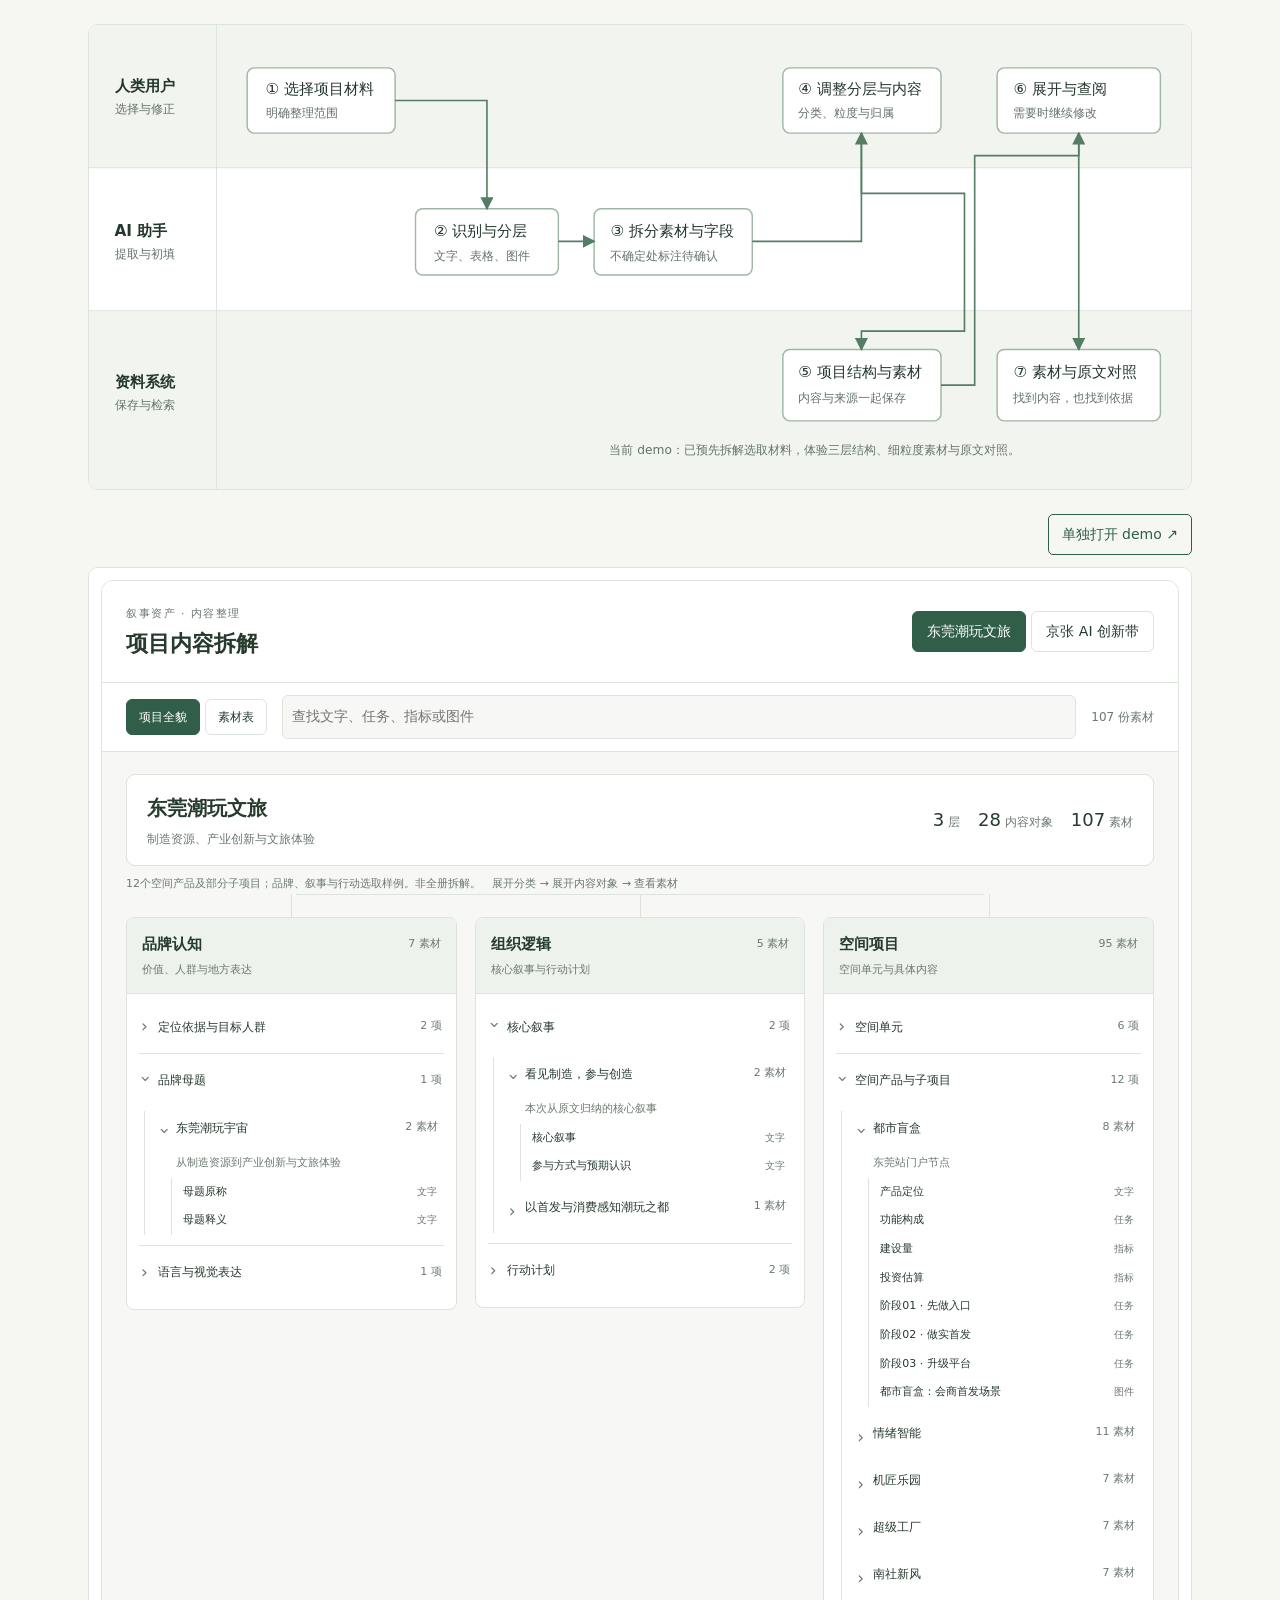
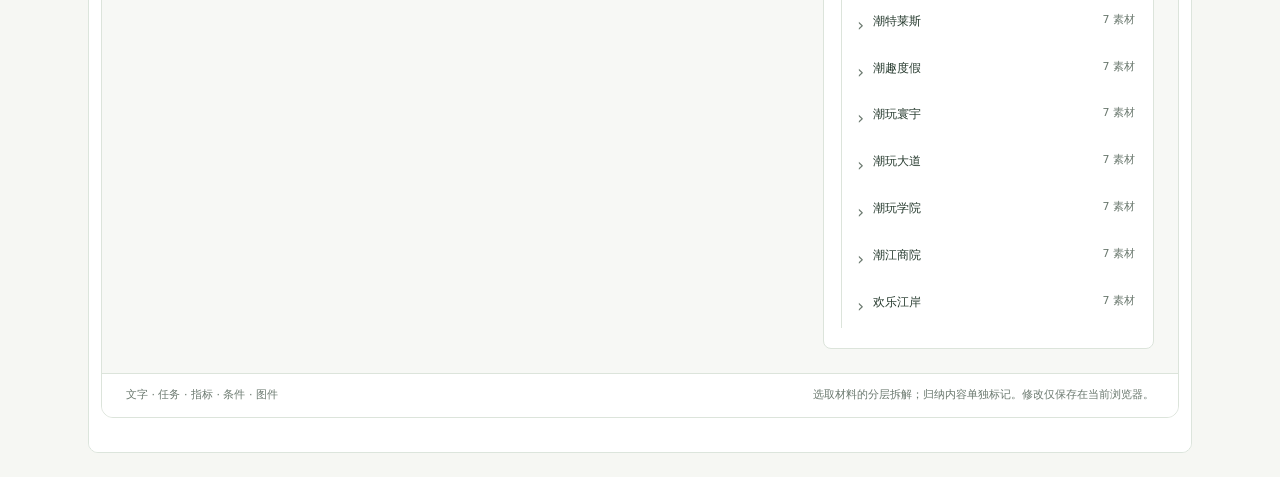
<file: index.html>
<!doctype html>
<html lang="zh-CN">
<head>
<meta charset="utf-8">
<meta name="viewport" content="width=device-width,initial-scale=1">
<meta name="robots" content="noindex,nofollow">
<meta name="description" content="城市设计资料结构化管理的轻量原型：真实项目示例、设计思考与人机分工。">
<title>城市设计资料整理 · 产品讨论稿</title>
<style>
:root{color-scheme:light;--ink:#24372d;--dim:#63736a;--line:#dce5dc;--green:#2c6048;--soft:#edf3ed;--paper:#fff;--back:#f6f7f3}*{box-sizing:border-box}body{margin:0;background:var(--back);color:var(--ink);font:16px/1.8 system-ui,-apple-system,'Microsoft YaHei',sans-serif}a{color:var(--green);text-underline-offset:4px}header,main,footer{max-width:1160px;margin:auto;padding-left:28px;padding-right:28px}header{padding-top:48px;padding-bottom:30px}nav{display:flex;gap:24px;flex-wrap:wrap;font-size:14px;margin-bottom:30px}.eyebrow{font-size:13px;color:var(--green);letter-spacing:2px}h1{font-size:clamp(27px,4vw,42px);line-height:1.35;font-weight:600;margin:10px 0 18px}h2{font-size:24px;font-weight:600;margin:0 0 14px}h3{font-size:17px;margin:0 0 8px;font-weight:600}p{margin:0 0 16px}.lead{max-width:800px;font-size:18px;color:var(--dim)}section{padding:32px 0;border-top:1px solid var(--line);scroll-margin-top:18px}.grid{display:grid;grid-template-columns:repeat(3,minmax(0,1fr));gap:22px}.block{background:var(--paper);border:1px solid var(--line);border-radius:10px;padding:22px}.block p{font-size:14px;color:var(--dim);margin:0}.muted{font-size:14px;color:var(--dim)}.badge{display:inline-block;font-size:12px;color:var(--green);background:var(--soft);padding:3px 9px;border-radius:5px;margin-right:6px}.callout{padding:18px 22px;border-left:3px solid var(--green);background:var(--soft);font-size:14px;margin:20px 0}.diagram{overflow-x:auto;border:1px solid var(--line);border-radius:10px;background:var(--paper);margin:18px 0}.diagram svg{display:block;width:100%;min-width:900px;height:auto}.diagram text{font-family:system-ui,'Microsoft YaHei',sans-serif;fill:var(--ink);font-size:15px}.diagram .lane{fill:#f2f5ef}.diagram .lane2{fill:#fff}.diagram .node{fill:#fff;stroke:#9eb6a6;stroke-width:1.4}.diagram .flow{fill:none;stroke:#547d64;stroke-width:1.6;marker-end:url(#arrow)}.diagram .small{font-size:12px;fill:var(--dim)}iframe{width:100%;height:1260px;display:block;border:1px solid var(--line);border-radius:10px;background:#fff}.demo-head{display:flex;align-items:center;justify-content:space-between;gap:20px;flex-wrap:wrap}.button{display:inline-block;border:1px solid var(--green);border-radius:5px;text-decoration:none;padding:7px 13px;font-size:14px}.steps{padding-left:21px;font-size:14px;color:var(--dim)}li{margin:6px 0}.feedback{font-size:15px;padding-left:23px}footer{padding-top:24px;padding-bottom:36px;font-size:12px;color:var(--dim)}@media(max-width:680px){header,main,footer{padding-left:18px;padding-right:18px}header{padding-top:28px}.grid{grid-template-columns:1fr;gap:12px}section{padding:25px 0}iframe{height:1700px}.lead{font-size:16px}nav{gap:18px}}
</style>
<style>main{padding-top:24px;padding-bottom:24px}section{padding:0;border:0}.diagram{margin:0 0 24px}#demo .demo-head{justify-content:flex-end;margin-bottom:12px}@media(max-width:680px){main{padding-top:18px;padding-bottom:18px}section{padding:0}}</style>
</head>
<body>
<main>
<section id="roles"><div class="diagram" role="img" aria-label="三条泳道：用户选择材料并修正内容，AI提取和初填字段，系统保存记录并提供查询与原文对照。手机可横向滚动。">
<svg viewBox="0 0 1080 455" xmlns="http://www.w3.org/2000/svg">
<defs><marker id="arrow" markerWidth="8" markerHeight="8" refX="7" refY="4" orient="auto"><path d="M0 0 L8 4 L0 8 Z" fill="#547d64"/></marker></defs>
<rect class="lane" width="1080" height="140"/><rect class="lane2" y="140" width="1080" height="140"/><rect class="lane" y="280" width="1080" height="175"/>
<path d="M125 0V455 M0 140H1080 M0 280H1080" stroke="#dce5dc" fill="none"/>
<text x="25" y="65" font-weight="600">人类用户</text><text x="25" y="86" class="small">选择与修正</text>
<text x="25" y="207" font-weight="600">AI 助手</text><text x="25" y="228" class="small">提取与初填</text>
<text x="25" y="355" font-weight="600">资料系统</text><text x="25" y="376" class="small">保存与检索</text>
<rect class="node" x="155" y="42" width="145" height="64" rx="7"/><text x="173" y="68">① 选择项目材料</text><text x="173" y="90" class="small">明确整理范围</text>
<rect class="node" x="320" y="180" width="140" height="65" rx="7"/><text x="338" y="207">② 识别与分层</text><text x="338" y="230" class="small">文字、表格、图件</text>
<rect class="node" x="495" y="180" width="155" height="65" rx="7"/><text x="511" y="207">③ 拆分素材与字段</text><text x="511" y="230" class="small">不确定处标注待确认</text>
<rect class="node" x="680" y="42" width="155" height="64" rx="7"/><text x="695" y="68">④ 调整分层与内容</text><text x="695" y="90" class="small">分类、粒度与归属</text>
<rect class="node" x="680" y="318" width="155" height="70" rx="7"/><text x="695" y="345">⑤ 项目结构与素材</text><text x="695" y="369" class="small">内容与来源一起保存</text>
<rect class="node" x="890" y="42" width="160" height="64" rx="7"/><text x="906" y="68">⑥ 展开与查阅</text><text x="906" y="90" class="small">需要时继续修改</text>
<rect class="node" x="890" y="318" width="160" height="70" rx="7"/><text x="906" y="345">⑦ 素材与原文对照</text><text x="906" y="369" class="small">找到内容，也找到依据</text>
<path class="flow" d="M300 74H390V180"/><path class="flow" d="M460 212H495"/><path class="flow" d="M650 212H757V106"/>
<path class="flow" d="M757 106V165H858V300H757V318"/><path class="flow" d="M835 353H868V128H970V106"/><path class="flow" d="M970 106V318"/>
<text x="510" y="420" class="small">当前 demo：已预先拆解选取材料，体验三层结构、细粒度素材与原文对照。</text>
</svg></div>
</section>
<section id="demo"><div class="demo-head"><a class="button" href="demo.html" target="_blank" rel="noopener">单独打开 demo ↗</a></div>
<iframe id="demo-frame" src="demo.html" title="城市设计真实材料整理demo" loading="lazy"></iframe>
</section>
</main>
<script>
const frame=document.getElementById('demo-frame');
function resizeDemo(){try{const doc=frame.contentDocument;frame.style.height=Math.max(700,Math.ceil(doc.body.scrollHeight+24))+'px'}catch{}}
frame.addEventListener('load',()=>{resizeDemo();try{new ResizeObserver(resizeDemo).observe(frame.contentDocument.body)}catch{}});
window.addEventListener('resize',resizeDemo);
</script>
</body>
</html>
</file>
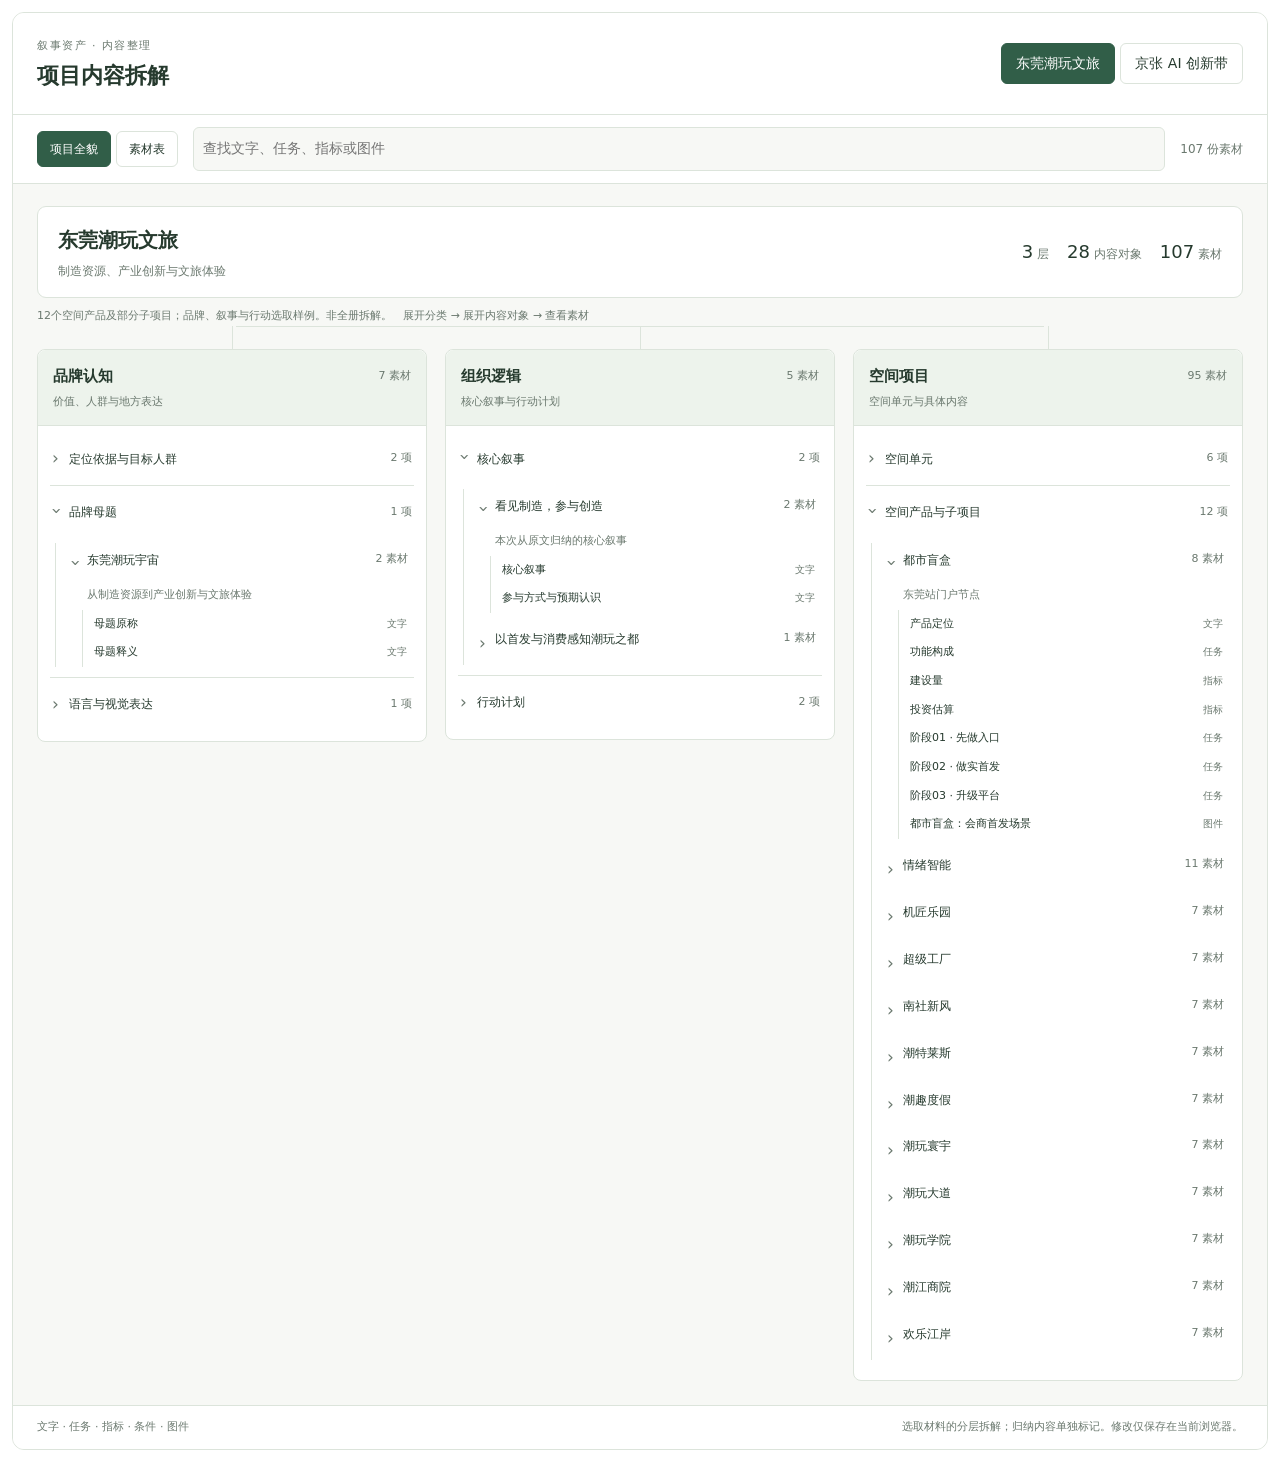
<file: demo.html>
<!doctype html>
<html lang="zh-CN"><head><meta charset="utf-8"><meta name="viewport" content="width=device-width,initial-scale=1"><meta name="robots" content="noindex,nofollow"><title>项目内容拆解 · 真实材料 Demo</title><link rel="stylesheet" href="assets/app.css"><script src="assets/app.js" defer></script></head>
<body><div id="app">
<header class="app-header"><div><span class="eyebrow">叙事资产 · 内容整理</span><h1>项目内容拆解</h1></div><div id="project-switch" class="project-switch" role="group" aria-label="切换整个项目"></div></header>
<div class="toolbar"><div class="view-switch" role="group" aria-label="浏览方式"><button data-view="map" aria-pressed="true">项目全貌</button><button data-view="table" aria-pressed="false">素材表</button></div><label class="search"><span class="sr-only">查找当前项目素材</span><input id="search" type="search" placeholder="查找文字、任务、指标或图件"></label><span id="result-count" class="muted" aria-live="polite"></span></div>
<div id="project-root"></div><main><div id="loading" role="status">正在载入项目结构与素材…</div><section id="structure" aria-label="整个项目的三层拆解"></section><section id="search-results" class="material-section" aria-label="搜索结果" hidden></section><section id="table-view" aria-label="素材表" hidden></section><section id="object-materials" class="material-section" hidden></section><section id="material-detail" class="detail-section" aria-label="素材内容与出处" hidden></section></main>
<footer class="app-footer"><span>文字 · 任务 · 指标 · 条件 · 图件</span><span>选取材料的分层拆解；归纳内容单独标记。修改仅保存在当前浏览器。</span></footer>
</div></body></html>
</file>
<file: assets/app.css>
:root{color-scheme:light;--bg:#f7f8f5;--paper:#fff;--ink:#263a2e;--muted:#6b796f;--line:#dce4db;--green:#315e48;--soft:#edf3ec;--amber:#8a642d;font-family:system-ui,-apple-system,'Microsoft YaHei',sans-serif;color:var(--ink);background:#fff}*{box-sizing:border-box}body{margin:0;padding:12px;font-size:14px;line-height:1.7}button,input,select,textarea{font:inherit;color:inherit}button{cursor:pointer;background:var(--paper);border:1px solid var(--line);padding:7px 12px;border-radius:6px}button:hover{background:var(--soft)}button:focus-visible,input:focus-visible,select:focus-visible,textarea:focus-visible,summary:focus-visible{outline:2px solid var(--green);outline-offset:3px}button:disabled{cursor:default;opacity:.4}button.primary,button[aria-pressed=true]{background:var(--green);border-color:var(--green);color:#fff}input,select,textarea{background:#fff;border:1px solid var(--line);border-radius:6px;padding:9px;max-width:100%}textarea{width:100%;resize:vertical;min-height:150px;line-height:1.8}h1,h2,h3,h4,p{margin:0}h1{font-size:22px;font-weight:600}h2{font-size:18px;font-weight:600}h3{font-size:15px;font-weight:600}h4{font-size:14px;font-weight:500}a{color:var(--green)}[hidden]{display:none!important}.sr-only{position:absolute;width:1px;height:1px;padding:0;margin:-1px;overflow:hidden;clip:rect(0,0,0,0);white-space:nowrap;border:0}.muted{color:var(--muted);font-size:12px}.eyebrow{font-size:11px;letter-spacing:1.5px;color:var(--muted)}
#app{border:1px solid var(--line);border-radius:12px;overflow:hidden;background:var(--bg)}.app-header{padding:20px 24px;display:flex;justify-content:space-between;align-items:center;gap:16px;flex-wrap:wrap;background:var(--paper)}.project-switch,.view-switch{display:flex;gap:5px;flex-wrap:wrap}.project-switch button{padding:8px 14px}.toolbar{padding:12px 24px;border-top:1px solid var(--line);border-bottom:1px solid var(--line);display:flex;gap:15px;align-items:center;flex-wrap:wrap;background:var(--paper)}.search{flex:1;min-width:180px}.search input{width:100%;background:var(--bg)}.view-switch button{font-size:12px}.project-root{padding:22px 24px 0}.project-title{display:flex;align-items:center;justify-content:space-between;gap:15px;flex-wrap:wrap;padding:16px 20px;background:var(--paper);border:1px solid var(--line);border-radius:9px}.project-title button{padding:0;border:0;text-align:left;background:none}.project-title h2{font-size:20px}.project-title p{font-size:12px;color:var(--muted);margin-top:4px}.root-counts{display:flex;gap:18px;align-items:center;font-size:12px;color:var(--muted)}.root-counts b{font-size:18px;color:var(--ink);font-weight:500}.coverage{font-size:11px;color:var(--muted);margin-top:9px}.root-trunk{height:23px;width:1px;background:var(--line);margin:auto}main{padding:0 24px 24px;min-width:0}#loading{padding:24px}
.lanes{display:grid;grid-template-columns:repeat(3,minmax(0,1fr));gap:18px;align-items:start;position:relative}.lane{border:1px solid var(--line);background:var(--paper);border-radius:8px;min-width:0;position:relative}.lane:before{content:'';position:absolute;height:23px;width:1px;background:var(--line);left:50%;top:-24px}.lanes:before{content:'';position:absolute;top:-23px;left:16.5%;right:16.5%;height:1px;background:var(--line)}.lane-heading{padding:14px 15px;border-bottom:1px solid var(--line);background:var(--soft);border-radius:8px 8px 0 0}.lane-title{display:flex;gap:9px;align-items:center;justify-content:space-between}.lane-title>span{font-size:11px;color:var(--muted)}.lane-heading p{font-size:11px;color:var(--muted);margin-top:3px}.categories{padding:6px 12px 10px}.category+.category{border-top:1px solid var(--line)}summary{cursor:pointer;list-style:none}summary::-webkit-details-marker{display:none}.category>summary{padding:12px 2px;font-weight:500;font-size:12px;display:flex;align-items:center;gap:7px}.category>summary:before,.object>summary:before{content:'›';font-size:17px;display:inline-block;width:10px;flex:0 0 10px;color:var(--muted)}details[open]>summary:before{transform:rotate(90deg)}.category>summary .count{margin-left:auto;font-size:11px;color:var(--muted);font-weight:400}.objects{margin:0 0 10px 5px;border-left:1px solid var(--line);padding-left:9px}.object{margin:4px 0}.object>summary{display:flex;gap:6px;align-items:flex-start;padding:7px 6px;border-radius:5px;font-size:12px}.object>summary.selected{background:var(--soft);color:var(--green)}.object-name{flex:1;overflow-wrap:anywhere}.object-count{font-size:11px;color:var(--muted);white-space:nowrap}.object-description{font-size:11px;color:var(--muted);padding:0 7px 5px 22px}.materials-tree{margin:0 4px 9px 17px;border-left:1px solid var(--line);padding-left:8px}.leaf{display:flex;gap:7px;align-items:flex-start;text-align:left;width:100%;border:0;border-radius:4px;background:transparent;padding:5px 3px;font-size:11px}.leaf-name{flex:1}.leaf-kind{font-size:10px;color:var(--muted);white-space:nowrap}.leaf.selected{background:var(--soft);color:var(--green)}.badge{display:inline-block;font-size:10px;padding:1px 6px;border-radius:3px;color:var(--green);background:var(--soft);font-weight:400}.badge.derived{color:var(--amber);background:#fbf5e9}
.section-title{display:flex;justify-content:space-between;align-items:center;gap:12px;flex-wrap:wrap;margin-bottom:12px}.section-title p{font-size:12px;color:var(--muted)}.material-section,.detail-section{margin-top:22px;border-top:1px solid var(--line);padding-top:20px}.material-grid{display:grid;grid-template-columns:repeat(3,minmax(0,1fr));gap:10px}.material-card{display:block;text-align:left;padding:12px;border-radius:7px;background:var(--paper);min-width:0}.material-card .muted{font-size:11px}.material-card h4{margin-top:5px}.material-card p{font-size:12px;color:var(--muted);display:-webkit-box;-webkit-line-clamp:2;-webkit-box-orient:vertical;overflow:hidden;margin:4px 0 0;overflow-wrap:anywhere}.material-card.selected{border-color:var(--green);background:var(--soft)}.table-wrap{overflow:auto}table{width:100%;border-collapse:collapse;table-layout:fixed;background:var(--paper)}th,td{text-align:left;vertical-align:top;padding:11px 10px;border-bottom:1px solid var(--line);font-size:12px;overflow-wrap:anywhere}th{color:var(--muted);font-weight:400}th:first-child{width:29%}th:nth-child(2){width:11%}th:nth-child(3){width:36%}th:nth-child(4){width:24%}td button{border:0;background:transparent;color:var(--green);padding:0;text-align:left}.pager{display:flex;justify-content:space-between;align-items:center;gap:12px;margin-top:14px}.pager button{font-size:12px}.detail-section{scroll-margin-top:16px}.breadcrumb{font-size:11px;color:var(--muted);margin-bottom:8px;overflow-wrap:anywhere}.editor-grid{display:grid;grid-template-columns:minmax(0,1fr) minmax(0,.8fr);gap:20px;align-items:start}.editor-panel,.source-panel{background:var(--paper);border:1px solid var(--line);border-radius:8px;padding:16px;min-width:0}.field-grid{display:grid;grid-template-columns:minmax(0,1fr) 115px;gap:12px}label.field{display:block;font-size:12px;color:var(--muted);margin-top:12px}label.field input,label.field select,label.field textarea{display:block;width:100%;margin-top:5px;color:var(--ink)}.note{font-size:11px;padding:9px 11px;border-radius:5px;background:var(--soft);margin-top:12px;color:var(--muted)}.actions{display:flex;gap:9px;align-items:center;flex-wrap:wrap;margin-top:14px}.actions button{font-size:12px}.status{font-size:12px;color:var(--green)}.source-name{font-size:12px;overflow-wrap:anywhere}.source-page{font-size:11px;color:var(--muted);margin:5px 0 10px}.source-quote{font-size:12px;white-space:pre-wrap;border-left:2px solid var(--line);padding-left:10px;max-height:160px;overflow:auto}.source-preview{margin-top:12px}.source-preview>summary{font-size:12px;color:var(--green);padding:5px 0}.source-preview img{width:100%;height:auto;display:block;margin-top:8px;border:1px solid var(--line)}.source-preview a{font-size:12px;display:inline-block;margin-top:6px}.related{background:var(--paper);border:1px solid var(--line);border-radius:7px;margin-top:14px;padding:12px}.related>summary{font-size:12px}.relation-row{border-top:1px solid var(--line);margin-top:10px;padding-top:10px;font-size:12px}.relation-row button{padding:0;border:0;background:transparent;color:var(--green);font-size:12px}.relation-row p{color:var(--muted);font-size:11px;margin-top:4px}.empty{padding:22px;background:var(--paper);color:var(--muted);font-size:12px;border:1px dashed var(--line);border-radius:7px}.app-footer{padding:12px 24px;border-top:1px solid var(--line);display:flex;justify-content:space-between;gap:12px;flex-wrap:wrap;color:var(--muted);font-size:11px;background:var(--paper)}
@media(max-width:850px){.lanes{gap:10px}.categories{padding:4px 8px 8px}.lane-heading{padding:12px 11px}.lane-title h3{font-size:14px}.lane-title>span{font-size:10px}.object>summary{padding-left:2px;padding-right:2px}.material-grid{grid-template-columns:repeat(2,minmax(0,1fr))}.app-header,.toolbar{padding-left:16px;padding-right:16px}.project-root{padding-left:16px;padding-right:16px}main{padding-left:16px;padding-right:16px}}
@media(max-width:650px){body{padding:6px}.app-header{align-items:flex-start;padding:15px}.project-switch{width:100%}.project-switch button{font-size:12px;flex:1}.toolbar{gap:10px;padding:10px 15px}.search{flex-basis:100%;order:2}.toolbar>span{margin-left:auto}.search input{font-size:16px}.lanes{grid-template-columns:1fr;gap:14px}.lanes:before,.lane:before,.root-trunk{display:none}.project-root{padding:14px 12px}.project-title{padding:12px}.project-title h2{font-size:18px}.root-counts{gap:12px}.coverage{font-size:11px}main{padding:0 12px 16px}.lane-heading{padding:13px}.category>summary,.object>summary{font-size:13px}.leaf{font-size:12px;padding:7px 4px}.leaf-kind{font-size:11px}.editor-grid{grid-template-columns:1fr}.field-grid{grid-template-columns:1fr}.field input,.field textarea,.field select{font-size:16px}.material-grid{grid-template-columns:1fr}.app-footer{padding:12px}.object-count,.category>summary .count{font-size:12px}.object-description{font-size:12px}th,td{font-size:11px;padding:10px 6px}th:last-child,td:last-child{display:none}th:first-child{width:42%}th:nth-child(2){width:16%}th:nth-child(3){width:42%}.source-quote{max-height:none}.section-title h2{font-size:17px}}
</file>
